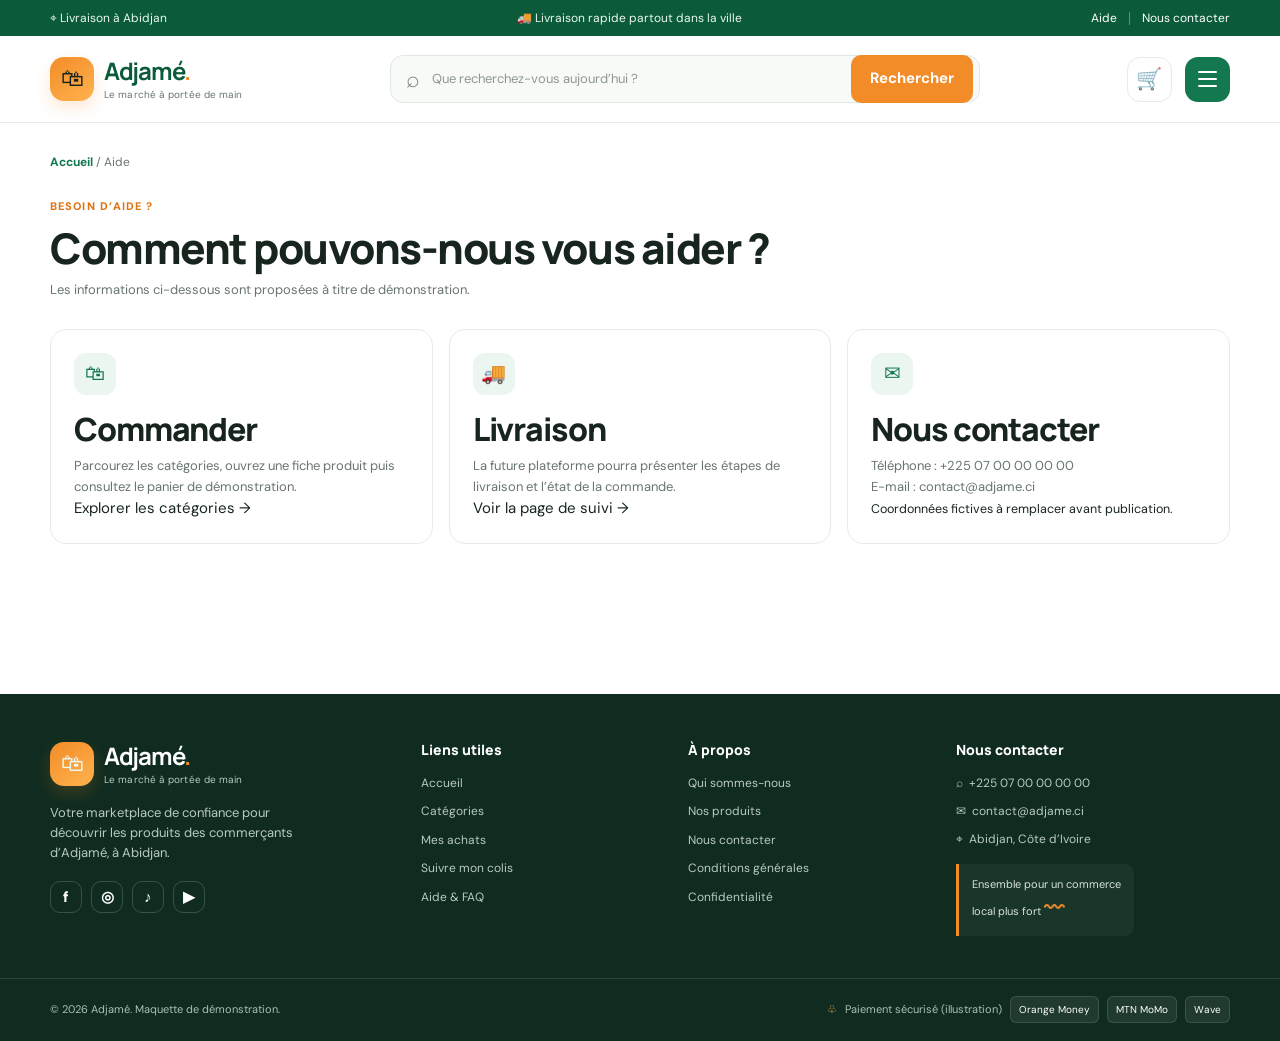
<file: aide.html>
<!DOCTYPE html><html lang="fr"><head><meta charset="UTF-8"><meta name="viewport" content="width=device-width,initial-scale=1"><title>Aide — Adjamé</title><link rel="stylesheet" href="styles.css"></head><body><div id="siteHeader"></div><main class="container page-main"><div class="breadcrumbs"><a href="index.html">Accueil</a> / Aide</div><div class="page-title-row"><div><span class="eyebrow">BESOIN D’AIDE ?</span><h1>Comment pouvons-nous vous aider ?</h1><p>Les informations ci-dessous sont proposées à titre de démonstration.</p></div></div><div class="help-grid"><article class="help-card"><span>🛍</span><h2>Commander</h2><p>Parcourez les catégories, ouvrez une fiche produit puis consultez le panier de démonstration.</p><a href="categories.html">Explorer les catégories →</a></article><article class="help-card"><span>🚚</span><h2>Livraison</h2><p>La future plateforme pourra présenter les étapes de livraison et l’état de la commande.</p><a href="suivi.html">Voir la page de suivi →</a></article><article class="help-card" id="contact"><span>✉</span><h2>Nous contacter</h2><p>Téléphone : +225 07 00 00 00 00<br>E-mail : contact@adjame.ci</p><small>Coordonnées fictives à remplacer avant publication.</small></article></div></main><div id="siteFooter"></div><script src="app.js"></script></body></html>
</file>
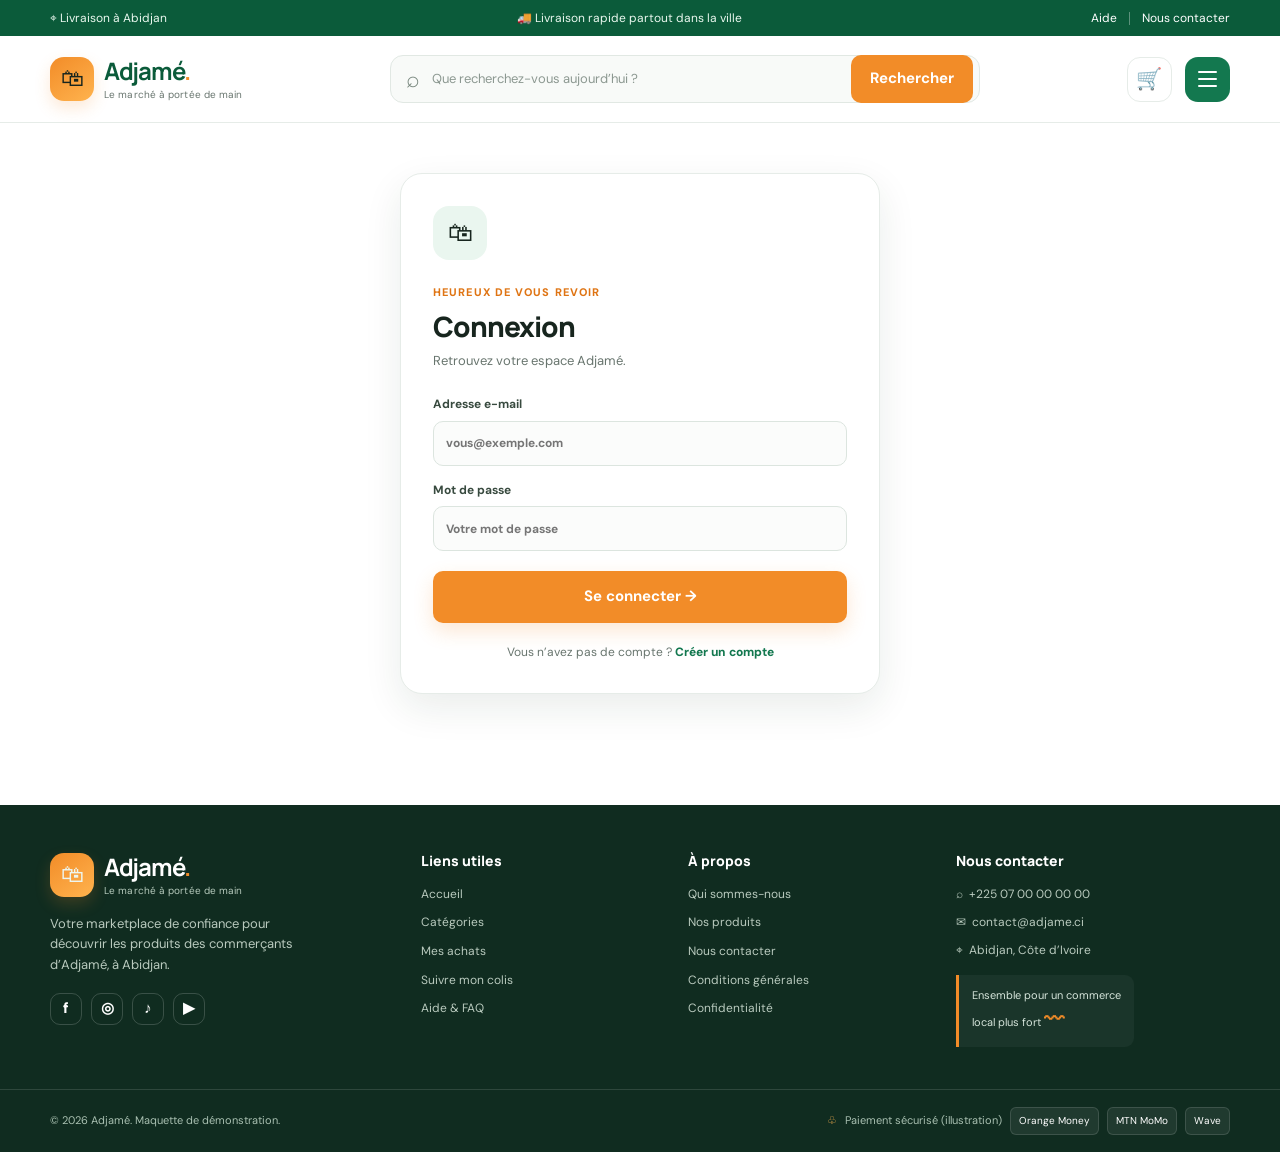
<file: connexion.html>
<!DOCTYPE html><html lang="fr"><head><meta charset="UTF-8"><meta name="viewport" content="width=device-width,initial-scale=1"><title>Connexion — Adjamé</title><link rel="stylesheet" href="styles.css"></head><body><div id="siteHeader"></div><main class="container page-main auth-wrap"><div class="auth-card"><div class="auth-mark">🛍</div><span class="eyebrow">HEUREUX DE VOUS REVOIR</span><h1>Connexion</h1><p class="auth-intro">Retrouvez votre espace Adjamé.</p><form class="demo-form" onsubmit="event.preventDefault();document.getElementById('demoMessage').hidden=false"><label>Adresse e-mail<input type="email" placeholder="vous@exemple.com" required></label><label>Mot de passe<input type="password" placeholder="Votre mot de passe" required></label><button class="primary-button" type="submit">Se connecter →</button><p id="demoMessage" class="form-message" hidden>Démo uniquement : aucune connexion n’a été effectuée.</p></form><p class="auth-switch">Vous n’avez pas de compte ? <a href="inscription.html">Créer un compte</a></p></div></main><div id="siteFooter"></div><script src="app.js"></script></body></html>
</file>
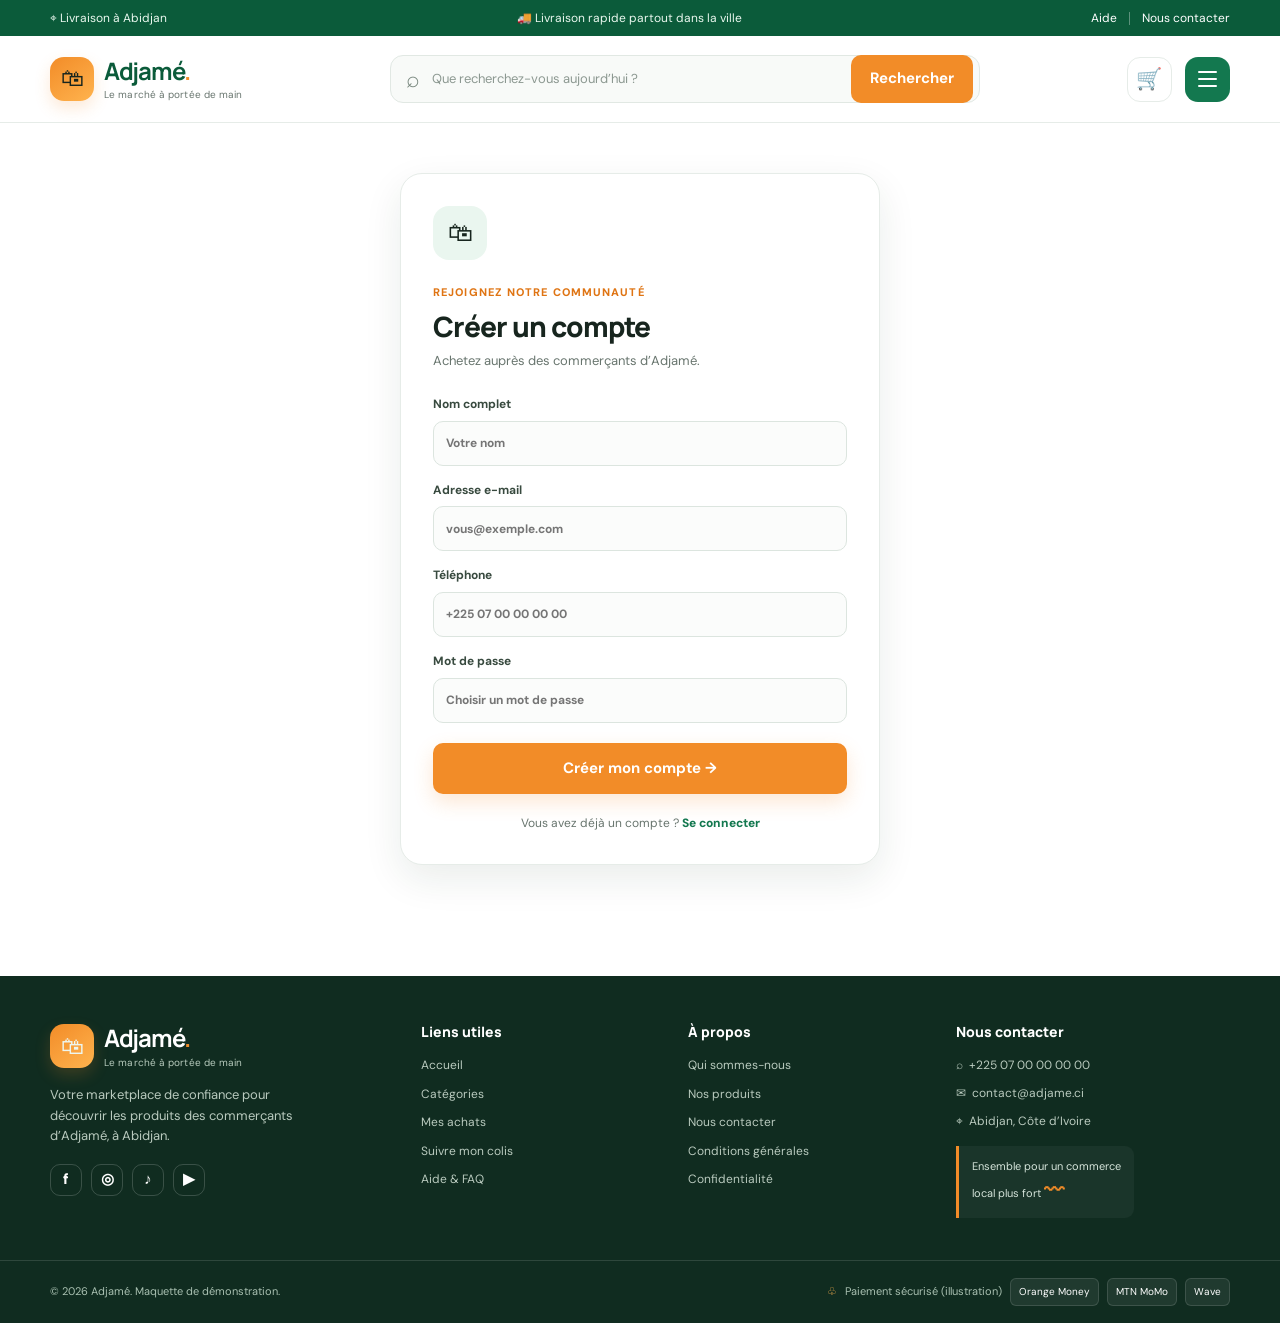
<file: inscription.html>
<!DOCTYPE html><html lang="fr"><head><meta charset="UTF-8"><meta name="viewport" content="width=device-width,initial-scale=1"><title>Inscription — Adjamé</title><link rel="stylesheet" href="styles.css"></head><body><div id="siteHeader"></div><main class="container page-main auth-wrap"><div class="auth-card"><div class="auth-mark">🛍</div><span class="eyebrow">REJOIGNEZ NOTRE COMMUNAUTÉ</span><h1>Créer un compte</h1><p class="auth-intro">Achetez auprès des commerçants d’Adjamé.</p><form class="demo-form" onsubmit="event.preventDefault();document.getElementById('demoMessage').hidden=false"><label>Nom complet<input placeholder="Votre nom" required></label><label>Adresse e-mail<input type="email" placeholder="vous@exemple.com" required></label><label>Téléphone<input type="tel" placeholder="+225 07 00 00 00 00" required></label><label>Mot de passe<input type="password" placeholder="Choisir un mot de passe" required></label><button class="primary-button" type="submit">Créer mon compte →</button><p id="demoMessage" class="form-message" hidden>Démo uniquement : aucun compte n’a été créé.</p></form><p class="auth-switch">Vous avez déjà un compte ? <a href="connexion.html">Se connecter</a></p></div></main><div id="siteFooter"></div><script src="app.js"></script></body></html>
</file>
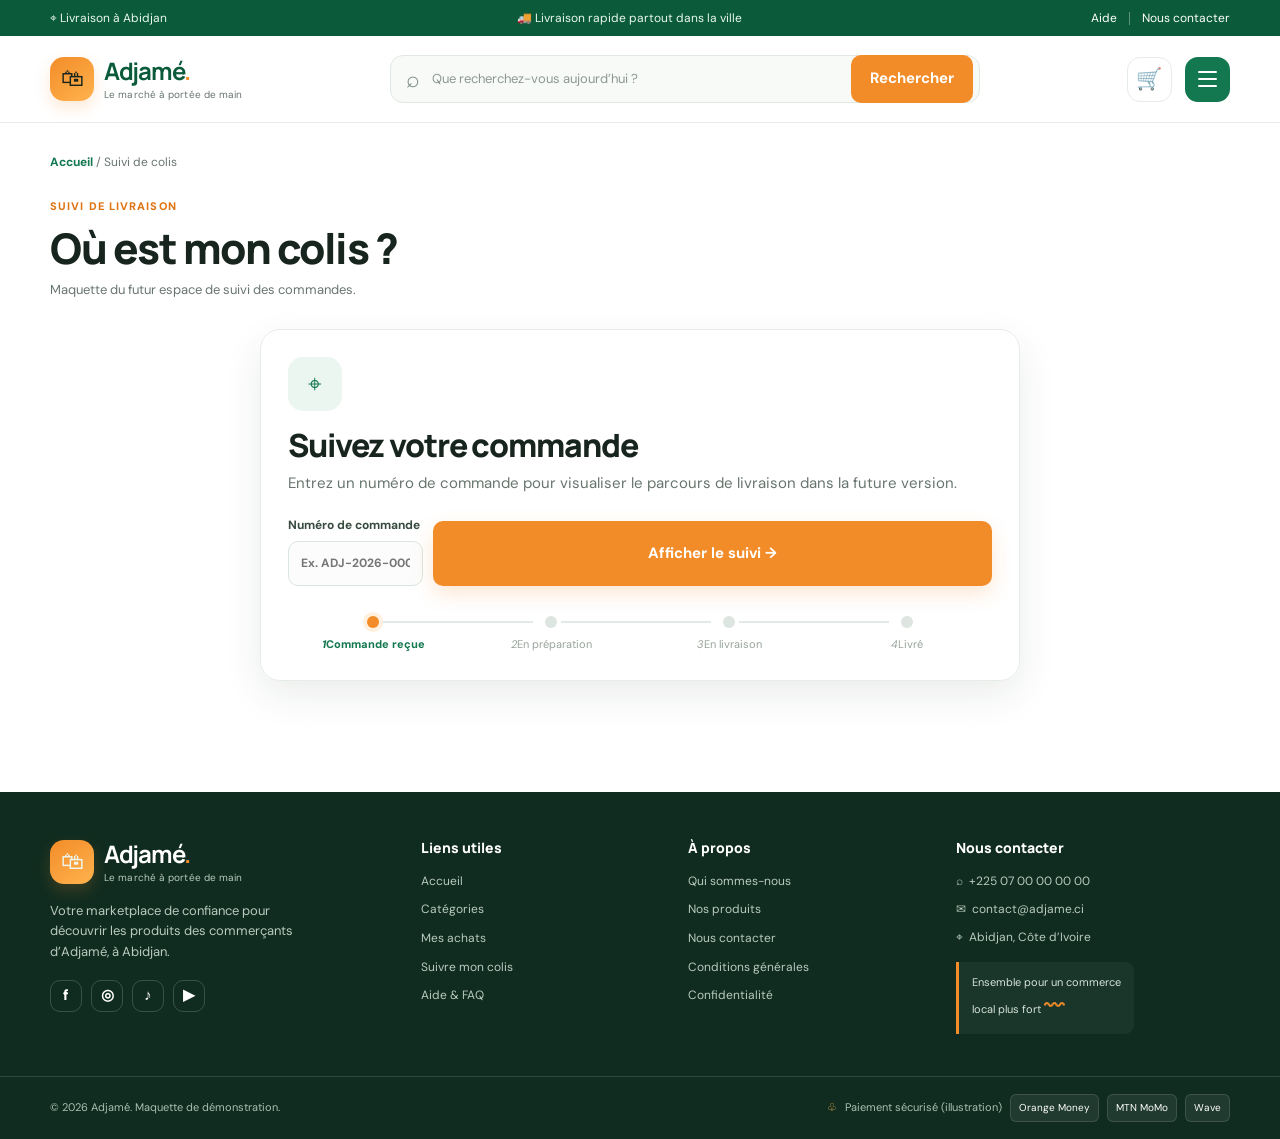
<file: suivi.html>
<!DOCTYPE html><html lang="fr"><head><meta charset="UTF-8"><meta name="viewport" content="width=device-width,initial-scale=1"><title>Suivre mon colis — Adjamé</title><link rel="stylesheet" href="styles.css"></head><body><div id="siteHeader"></div><main class="container page-main"><div class="breadcrumbs"><a href="index.html">Accueil</a> / Suivi de colis</div><div class="page-title-row"><div><span class="eyebrow">SUIVI DE LIVRAISON</span><h1>Où est mon colis ?</h1><p>Maquette du futur espace de suivi des commandes.</p></div></div><div class="tracking-card"><div class="tracking-icon">⌖</div><h2>Suivez votre commande</h2><p>Entrez un numéro de commande pour visualiser le parcours de livraison dans la future version.</p><form class="demo-form tracking-form" onsubmit="event.preventDefault();document.getElementById('trackMessage').hidden=false"><label>Numéro de commande<input placeholder="Ex. ADJ-2026-0001" required></label><button class="primary-button" type="submit">Afficher le suivi →</button><p id="trackMessage" class="form-message" hidden>Démo uniquement : le suivi réel n’est pas connecté.</p></form><div class="tracking-steps"><div class="tracking-step active"><i>1</i><span>Commande reçue</span></div><div class="tracking-step"><i>2</i><span>En préparation</span></div><div class="tracking-step"><i>3</i><span>En livraison</span></div><div class="tracking-step"><i>4</i><span>Livré</span></div></div></div></main><div id="siteFooter"></div><script src="app.js"></script></body></html>
</file>
<file: styles.css>
@import url('https://fonts.googleapis.com/css2?family=DM+Sans:wght@400;500;600;700&family=Manrope:wght@400;500;600;700;800&display=swap');
:root{--green:#13784f;--green-dark:#0b5b3a;--green-soft:#eaf6ef;--orange:#f28c28;--orange-dark:#df7413;--ink:#17251e;--muted:#68756e;--line:#e6ece8;--paper:#fff;--wash:#f6f8f6;--shadow:0 14px 38px rgba(20,55,37,.09);--radius:18px}
*{box-sizing:border-box}html{scroll-behavior:smooth}body{margin:0;background:#fff;color:var(--ink);font-family:'DM Sans',Arial,sans-serif;font-size:15px;line-height:1.55;-webkit-font-smoothing:antialiased}img{display:block;max-width:100%}a{color:inherit;text-decoration:none}button,input,textarea,select{font:inherit}button{cursor:pointer}p{color:var(--muted);margin:.5rem 0 0}h1,h2,h3,h4{font-family:Manrope,'DM Sans',sans-serif;line-height:1.18;letter-spacing:-.035em;margin:0;font-weight:800}h1{font-size:clamp(2.2rem,4.6vw,4rem)}h2{font-size:clamp(1.55rem,2.5vw,2.15rem)}h3{font-size:1.08rem}.container{width:min(1180px,calc(100% - 44px));margin-inline:auto}.topbar{background:var(--green-dark);color:#eaf8ef;font-size:12px}.topbar-inner{min-height:36px;display:flex;align-items:center;justify-content:space-between;gap:18px}.topbar a{color:#fff}.top-links{display:flex;align-items:center;gap:12px}.top-links i{height:13px;width:1px;background:#ffffff55}.site-header{position:relative;background:#fff;border-bottom:1px solid var(--line);z-index:20}.header-inner{min-height:86px;display:flex;align-items:center;gap:30px}.brand{display:flex;align-items:center;gap:10px;flex-shrink:0}.brand-mark{width:44px;height:44px;display:grid;place-items:center;border-radius:14px;background:linear-gradient(145deg,var(--orange),#ffb34e);font-size:23px;box-shadow:0 7px 16px #f28c2830}.brand-copy{display:flex;flex-direction:column;line-height:1.1}.brand-copy strong{font-family:Manrope,sans-serif;font-size:24px;letter-spacing:-1.3px;color:var(--green-dark)}.brand-copy strong span{color:var(--orange)}.brand-copy small{font-size:10px;color:var(--muted);margin-top:5px;letter-spacing:.01em}.search{height:48px;display:flex;align-items:center;gap:10px;border:1px solid #e1e8e3;border-radius:13px;padding:5px 6px 5px 15px;background:#f8faf8;min-width:0}.header-inner>.search{flex:1;max-width:590px;margin-inline:auto}.search-glass{font-size:23px;color:#78877e;line-height:1}.search input{min-width:0;flex:1;border:0;outline:0;background:transparent;color:var(--ink);font-size:13px}.search input::placeholder{color:#8c9891}.search-button,.primary-button,.promo-button{border:0;border-radius:10px;background:var(--orange);color:#fff;font-weight:700;padding:12px 19px;white-space:nowrap;transition:.2s}.search-button:hover,.primary-button:hover,.promo-button:hover{background:var(--orange-dark);transform:translateY(-1px)}.header-actions{display:flex;align-items:center;gap:13px}.cart-icon{height:45px;min-width:45px;border:1px solid var(--line);border-radius:13px;display:grid;place-items:center;font-size:21px;position:relative;background:#fff}.cart-icon b{position:absolute;right:-5px;top:-6px;display:grid;place-items:center;background:var(--orange);color:#fff;border:2px solid #fff;border-radius:20px;min-width:19px;height:19px;font-size:10px}.menu-trigger{width:45px;height:45px;border:0;border-radius:13px;background:var(--green);display:flex;flex-direction:column;align-items:center;justify-content:center;gap:5px}.menu-trigger span{width:19px;height:2px;background:#fff;border-radius:3px}.mobile-search{display:none;padding-bottom:14px}.menu-panel{position:absolute;right:max(22px,calc((100% - 1180px)/2));top:calc(100% - 2px);width:285px;padding:13px;background:#fff;border:1px solid var(--line);border-radius:16px;box-shadow:0 22px 55px #142f2040;display:none;z-index:50}.menu-panel.open{display:flex;flex-direction:column;animation:menuIn .16s ease-out}.menu-panel-head{display:flex;justify-content:space-between;align-items:center;padding:8px 8px 12px;border-bottom:1px solid var(--line);margin-bottom:6px}.menu-panel-head strong{font-family:Manrope;font-size:17px}.menu-panel-head button{border:0;background:var(--wash);border-radius:8px;width:30px;height:30px;font-size:21px}.menu-panel>a{padding:11px 10px;border-radius:9px;font-weight:600;font-size:14px}.menu-panel>a:hover{background:var(--green-soft);color:var(--green-dark)}.menu-panel .menu-cta{background:var(--orange);color:white;text-align:center;margin-top:6px}.menu-panel .menu-cta:hover{background:var(--orange-dark);color:#fff}@keyframes menuIn{from{opacity:0;transform:translateY(-7px)}to{opacity:1;transform:translateY(0)}}
.hero{position:relative;min-height:470px;margin-top:25px;overflow:hidden;border-radius:25px;background:#174d36;isolation:isolate;display:flex;align-items:center;color:#fff;box-shadow:var(--shadow)}.hero-photo{position:absolute;inset:0;z-index:-2;background-image:url('https://images.unsplash.com/photo-1542838132-92c53300491e?auto=format&fit=crop&w=1800&q=90');background-size:cover;background-position:center 48%;transform:scale(1.01)}.hero-shade{position:absolute;inset:0;z-index:-1;background:linear-gradient(90deg,rgba(7,54,34,.96) 0%,rgba(8,62,39,.86) 37%,rgba(10,61,40,.36) 70%,rgba(10,61,40,.1) 100%)}.hero-content{padding:55px 55px 62px;max-width:660px}.welcome-pill,.eyebrow,.promo-kicker{display:inline-flex;align-items:center;gap:7px;font-size:11px;font-weight:800;letter-spacing:.11em;text-transform:uppercase}.welcome-pill{padding:8px 12px;border-radius:30px;background:#ffffff20;border:1px solid #ffffff45;color:#fff;margin-bottom:22px;letter-spacing:.02em;text-transform:none;font-size:12px}.hero h1{color:#fff;max-width:590px}.hero h1 em{font-style:normal;color:#ffb44f}.hero-content p{color:#e4eee7;font-size:16px;max-width:480px;margin:19px 0 25px}.primary-button{display:inline-flex;align-items:center;justify-content:center;gap:14px;padding:14px 20px;box-shadow:0 8px 20px #ef852833}.hero-note{position:absolute;right:30px;bottom:28px;padding:13px 16px;border-radius:13px;background:#fff;color:var(--green-dark);font-weight:700;font-size:13px;box-shadow:var(--shadow)}.hero-note span{display:inline-block;width:22px;height:3px;background:var(--orange);margin-left:5px;vertical-align:middle}.hero-dots{position:absolute;left:55px;bottom:25px;display:flex;gap:6px}.hero-dots>*{display:block;width:7px;height:7px;border-radius:9px;background:#ffffff80}.hero-dots b{width:23px;background:var(--orange)}.benefits{display:grid;grid-template-columns:repeat(4,1fr);gap:14px;margin-top:22px}.benefit-card{display:flex;align-items:center;gap:12px;border:1px solid var(--line);border-radius:15px;padding:17px;background:#fff}.benefit-icon{width:38px;height:38px;display:grid;place-items:center;border-radius:12px;font-size:20px;font-weight:800;flex-shrink:0}.benefit-icon.green{color:var(--green);background:var(--green-soft)}.benefit-icon.orange{color:#d87413;background:#fff1df}.benefit-card h3{font-size:13px;letter-spacing:-.02em}.benefit-card p{font-size:11px;margin-top:4px}.section{padding-top:62px;padding-bottom:8px}.section-heading,.page-title-row{display:flex;align-items:flex-end;justify-content:space-between;gap:20px;margin-bottom:23px}.heading-title{display:flex;gap:13px;align-items:flex-start}.heading-accent{width:5px;height:40px;border-radius:5px;background:var(--orange);flex-shrink:0}.section-heading p,.page-title-row p{font-size:13px;margin-top:7px}.text-link{font-size:13px;color:var(--green);font-weight:800;white-space:nowrap}.text-link:hover{color:var(--orange-dark)}.category-grid{display:grid;grid-template-columns:repeat(4,minmax(0,1fr));gap:17px}.category-card{display:flex;flex-direction:column;overflow:hidden;border:1px solid var(--line);border-radius:17px;background:#fff;transition:transform .2s,box-shadow .2s}.category-card:hover,.product-card:hover{transform:translateY(-4px);box-shadow:var(--shadow)}.category-card>img{width:100%;height:155px;object-fit:cover;background:var(--green-soft)}.category-copy{display:flex;align-items:center;justify-content:space-between;gap:8px;padding:15px}.category-copy h3{font-size:15px}.category-copy p{font-size:11px;line-height:1.45;margin-top:5px}.round-arrow{width:31px;height:31px;display:grid;place-items:center;flex-shrink:0;border-radius:50%;background:var(--green-soft);color:var(--green);font-size:16px}.category-card:hover .round-arrow{background:var(--orange);color:#fff}.promo-banner{display:grid;grid-template-columns:1fr .8fr;min-height:275px;margin-top:62px;overflow:hidden;border-radius:22px;background:#fff2e1}.promo-copy{padding:36px 40px;align-self:center}.promo-kicker{color:var(--orange-dark);font-size:10px}.promo-copy h2{font-size:clamp(1.5rem,2.5vw,2.2rem);margin-top:13px}.promo-copy p{max-width:440px;font-size:13px;margin:11px 0 20px}.promo-button{display:inline-flex;padding:12px 16px}.promo-products{min-height:240px;overflow:hidden;clip-path:polygon(12% 0,100% 0,100% 100%,0 100%)}.promo-products img{width:100%;height:100%;min-height:275px;object-fit:cover}.product-grid{display:grid;grid-template-columns:repeat(4,minmax(0,1fr));gap:17px}.product-card{min-width:0;border:1px solid var(--line);border-radius:16px;overflow:hidden;background:#fff;transition:transform .2s,box-shadow .2s}.product-image{height:190px;position:relative;background:var(--wash);overflow:hidden}.product-image img{width:100%;height:100%;object-fit:cover;transition:transform .4s}.product-card:hover .product-image img{transform:scale(1.04)}.product-tag{position:absolute;top:11px;left:11px;border-radius:20px;padding:5px 9px;background:#fff;color:var(--green);font-size:10px;font-weight:800}.heart{position:absolute;right:10px;top:10px;width:30px;height:30px;border-radius:50%;display:grid;place-items:center;background:#fff;font-size:18px;color:#66756c}.product-info{padding:13px 14px 15px}.product-info h3{font-size:13px;line-height:1.4;min-height:36px}.product-info strong{display:block;color:var(--green-dark);font-size:15px;margin-top:7px}.product-info p{font-size:11px;margin-top:4px}.site-footer{margin-top:76px;background:#102c20;color:#edf6ef}.footer-main{display:grid;grid-template-columns:1.45fr 1fr 1fr 1.2fr;gap:40px;padding-top:48px;padding-bottom:42px}.footer-logo .brand-copy strong{color:#fff}.footer-logo .brand-copy small{color:#b7cbbd}.footer-brand>p{max-width:270px;color:#b9cabe;font-size:13px;margin-top:17px}.socials{display:flex;gap:9px;margin-top:18px}.socials span{width:32px;height:32px;display:grid;place-items:center;border:1px solid #ffffff2c;border-radius:10px;color:#fff;font-weight:800}.footer-column{display:flex;flex-direction:column;align-items:flex-start;gap:10px}.footer-column h3{font-size:14px;color:#fff;margin-bottom:5px;letter-spacing:0}.footer-column>a,.footer-column p{color:#b9cabe;font-size:12px;margin:0}.footer-column>a:hover{color:#ffb44f}.contact-column p{line-height:1.5}.footer-note{margin-top:6px;padding:12px 13px;border-left:3px solid var(--orange);background:#ffffff0b;border-radius:0 9px 9px 0;color:#d6e5db;font-size:11px}.footer-note b{color:var(--orange);font-size:20px}.footer-bottom{border-top:1px solid #ffffff20}.footer-bottom-inner{min-height:62px;display:flex;align-items:center;justify-content:space-between;gap:20px;color:#a9c0b1;font-size:11px}.payment-note{display:flex;align-items:center;gap:8px;flex-wrap:wrap}.lock{color:#ffb44f}.payment-pill{padding:5px 8px;background:#ffffff12;border:1px solid #ffffff20;border-radius:6px;color:#fff;font-size:10px}
.page-main{min-height:55vh;padding-top:30px;padding-bottom:35px}.breadcrumbs{font-size:12px;color:var(--muted);margin-bottom:22px}.breadcrumbs a{color:var(--green);font-weight:700}.page-title-row{align-items:center;margin-bottom:28px}.page-title-row h1{font-size:clamp(1.8rem,3.3vw,2.7rem)}.eyebrow{color:var(--orange-dark);margin-bottom:9px;letter-spacing:.1em}.category-grid-large{grid-template-columns:repeat(4,minmax(0,1fr))}.category-grid-large .category-card>img{height:190px}.notice{padding:13px 16px;border-radius:12px;background:#fff7e9;border:1px solid #ffe2b9;color:#79511d;font-size:12px;margin-top:24px}.search.results-search,.results-search{max-width:620px;margin-bottom:22px}.catalog-layout{display:grid;grid-template-columns:230px 1fr;gap:25px}.filter-panel{border:1px solid var(--line);border-radius:15px;padding:18px;height:max-content;background:#fff}.filter-panel h3{margin-bottom:12px}.filter-panel label{display:block;font-size:13px;margin:11px 0;color:var(--muted)}.catalog-content{min-width:0}.catalog-toolbar{display:flex;align-items:center;justify-content:space-between;gap:15px;margin-bottom:17px;font-size:12px;color:var(--muted)}.muted{color:var(--muted);font-size:12px}.empty-state{padding:45px 20px;text-align:center;border:1px dashed #cad7ce;border-radius:16px;background:var(--wash)}.empty-state h3{font-size:18px}.empty-state p{margin-bottom:18px}.product-detail{display:grid;grid-template-columns:1fr 1fr;gap:45px;align-items:start}.detail-image{border-radius:22px;overflow:hidden;background:var(--wash);border:1px solid var(--line)}.detail-image img{width:100%;height:450px;object-fit:cover}.detail-copy{padding:14px 0}.detail-copy h1{font-size:clamp(1.9rem,3.2vw,2.8rem)}.detail-price{font-family:Manrope,sans-serif;font-size:27px;color:var(--green-dark);font-weight:800;margin:18px 0}.seller-chip{display:inline-flex;padding:7px 10px;background:var(--green-soft);color:var(--green);border-radius:30px;font-size:11px;font-weight:700;margin-top:17px}.detail-actions{display:flex;gap:10px;flex-wrap:wrap;margin-top:24px}.outline-button,.continue-link{display:inline-flex;align-items:center;justify-content:center;border:1px solid #d9e3dc;border-radius:10px;padding:12px 16px;color:var(--green);font-weight:700;background:#fff;font-size:13px}.detail-points{display:grid;gap:12px;margin-top:25px;padding-top:22px;border-top:1px solid var(--line);font-size:13px}.cart-layout{display:grid;grid-template-columns:1fr 330px;gap:25px;align-items:start}.cart-items{display:grid;gap:13px}.cart-item{display:flex;align-items:center;gap:15px;padding:15px;border:1px solid var(--line);border-radius:15px}.cart-item img{width:86px;height:86px;object-fit:cover;border-radius:11px;background:var(--wash)}.cart-item-info{flex:1}.cart-item-info h3{font-size:14px}.cart-item-info strong{display:block;color:var(--green-dark);margin-top:6px}.quantity-pill{display:inline-flex;padding:5px 10px;border-radius:8px;background:var(--wash);font-size:12px;margin-top:7px}.summary-card{padding:22px;border:1px solid var(--line);border-radius:16px;box-shadow:0 8px 25px #123d2510}.summary-card h3{font-size:18px;margin-bottom:18px}.summary-row{display:flex;justify-content:space-between;gap:12px;margin:12px 0;color:var(--muted);font-size:13px}.summary-total{border-top:1px solid var(--line);padding-top:16px;margin-top:17px;display:flex;justify-content:space-between;font-weight:800}.summary-total strong{color:var(--green-dark)}.summary-card .primary-button{width:100%;margin-top:20px}.disabled-look{opacity:.55;cursor:not-allowed}.continue-link{margin-top:15px}.auth-wrap{max-width:480px;margin:20px auto 35px}.auth-card{padding:32px;border:1px solid var(--line);border-radius:22px;box-shadow:var(--shadow);background:#fff}.auth-mark{width:54px;height:54px;display:grid;place-items:center;border-radius:16px;background:var(--green-soft);font-size:25px;margin-bottom:20px}.auth-card h1{font-size:28px}.auth-intro{font-size:13px;margin-bottom:24px}.demo-form{display:grid;gap:15px}.demo-form label{display:grid;gap:7px;font-size:12px;font-weight:700;color:#384a3f}.demo-form input,.demo-form textarea,.demo-form select,.tracking-form input{width:100%;min-height:45px;border:1px solid #dce5df;border-radius:10px;padding:11px 12px;background:#fbfcfb;outline:none}.demo-form input:focus,.demo-form textarea:focus,.demo-form select:focus,.tracking-form input:focus{border-color:var(--green);box-shadow:0 0 0 3px #13784f18}.demo-form .primary-button{width:100%;margin-top:5px}.form-message{padding:12px;border-radius:9px;background:var(--green-soft);color:var(--green-dark);font-size:12px;margin-top:12px}.auth-switch{text-align:center;font-size:12px;margin-top:20px}.auth-switch a{color:var(--green);font-weight:800}.account-tabs{display:flex;gap:8px;flex-wrap:wrap;margin-bottom:22px}.account-tabs a{padding:9px 13px;border:1px solid var(--line);border-radius:9px;color:var(--muted);font-size:12px;font-weight:700}.account-tabs .active{background:var(--green);color:#fff;border-color:var(--green)}.order-card{border:1px solid var(--line);border-radius:16px;padding:20px;margin-bottom:14px}.order-top,.order-bottom{display:flex;align-items:center;justify-content:space-between;gap:12px;flex-wrap:wrap}.order-top h3{font-size:15px}.status-pill{padding:5px 9px;background:#fff0db;color:#a85d0b;border-radius:20px;font-size:10px;font-weight:800}.order-line{display:flex;align-items:center;gap:14px;margin:16px 0}.order-line img{width:60px;height:60px;object-fit:cover;border-radius:9px}.order-bottom{border-top:1px solid var(--line);padding-top:13px;font-size:12px}.tracking-card{max-width:760px;margin:0 auto;padding:27px;border:1px solid var(--line);border-radius:20px;box-shadow:var(--shadow)}.tracking-icon{width:54px;height:54px;display:grid;place-items:center;background:var(--green-soft);color:var(--green);font-size:24px;border-radius:15px;margin-bottom:16px}.tracking-form{display:flex;gap:10px;margin-top:20px}.tracking-form input{flex:1;min-width:0}.tracking-steps{display:grid;grid-template-columns:repeat(4,1fr);gap:8px;margin-top:30px}.tracking-step{position:relative;text-align:center;padding-top:20px;color:#97a49b;font-size:11px}.tracking-step:before{content:'';position:absolute;top:0;left:50%;width:12px;height:12px;border-radius:50%;background:#dce5df;transform:translateX(-50%)}.tracking-step:after{content:'';position:absolute;top:5px;left:calc(50% + 10px);width:calc(100% - 20px);height:2px;background:#e3e9e5}.tracking-step:last-child:after{display:none}.tracking-step.active{color:var(--green);font-weight:800}.tracking-step.active:before{background:var(--orange);box-shadow:0 0 0 4px #fff0df}.help-grid{display:grid;grid-template-columns:repeat(3,1fr);gap:16px}.help-card{padding:23px;border:1px solid var(--line);border-radius:16px;background:#fff}.help-card>span{width:42px;height:42px;display:grid;place-items:center;border-radius:12px;background:var(--green-soft);color:var(--green);font-size:20px;margin-bottom:16px}.help-card h3{font-size:16px}.help-card p{font-size:13px}.hidden,[hidden]{display:none!important}
@media(max-width:900px){.header-inner{gap:15px}.header-inner>.search{max-width:none}.top-center{display:none}.benefits{grid-template-columns:repeat(2,1fr)}.category-grid,.category-grid-large{grid-template-columns:repeat(2,minmax(0,1fr))}.category-card>img{height:180px}.product-grid{grid-template-columns:repeat(3,minmax(0,1fr))}.footer-main{grid-template-columns:repeat(2,1fr);gap:30px}.catalog-layout{grid-template-columns:190px 1fr}.product-image{height:170px}.cart-layout{grid-template-columns:1fr 290px}.hero{min-height:430px}.hero-content{padding:45px}}
@media(max-width:640px){.container{width:calc(100% - 28px)}.topbar-inner{min-height:32px;font-size:10px}.top-links{gap:7px}.header-inner{min-height:72px;gap:10px}.brand-mark{width:38px;height:38px;border-radius:12px;font-size:20px}.brand-copy strong{font-size:21px}.brand-copy small{font-size:9px}.header-inner>.search{display:none}.header-actions{margin-left:auto;gap:8px}.cart-icon,.menu-trigger{height:41px;min-width:41px;width:41px;border-radius:12px}.mobile-search{display:block}.mobile-search .search{height:42px}.mobile-search .search input{font-size:12px}.mobile-search-btn{width:32px;height:31px;border:0;border-radius:8px;background:var(--orange);color:#fff;font-size:19px}.menu-panel{right:14px;top:calc(100% - 1px);width:min(300px,calc(100vw - 28px))}.hero{margin-top:15px;min-height:490px;border-radius:20px;align-items:flex-end}.hero-photo{background-position:58% center}.hero-shade{background:linear-gradient(0deg,rgba(6,48,30,.97) 0%,rgba(7,54,34,.87) 47%,rgba(8,62,39,.3) 100%)}.hero-content{padding:35px 24px 65px}.hero h1{font-size:clamp(2rem,9vw,3rem)}.hero-content p{font-size:13px;max-width:350px}.welcome-pill{margin-bottom:16px}.hero-note{right:16px;bottom:15px;padding:9px 11px;font-size:10px}.hero-dots{left:24px;bottom:22px}.benefits{gap:9px;margin-top:13px}.benefit-card{padding:12px 10px;gap:9px;border-radius:12px}.benefit-icon{width:31px;height:31px;border-radius:9px;font-size:16px}.benefit-card h3{font-size:11px}.benefit-card p{font-size:9px}.section{padding-top:42px}.section-heading,.page-title-row{align-items:flex-start;margin-bottom:18px;gap:10px}.section-heading h2{font-size:21px}.section-heading p,.page-title-row p{font-size:11px}.text-link{font-size:11px;white-space:normal;text-align:right}.heading-accent{height:34px}.category-grid,.category-grid-large{gap:11px}.category-card>img{height:120px}.category-copy{padding:11px;gap:6px}.category-copy h3{font-size:12px}.category-copy p{font-size:10px}.round-arrow{width:26px;height:26px;font-size:13px}.promo-banner{grid-template-columns:1fr;margin-top:42px;border-radius:17px}.promo-copy{padding:25px 23px}.promo-copy h2{font-size:24px}.promo-products{min-height:155px;clip-path:none}.promo-products img{min-height:155px;height:155px}.product-grid{grid-template-columns:repeat(2,minmax(0,1fr));gap:11px}.product-image{height:145px}.product-info{padding:11px}.product-info h3{font-size:12px;min-height:33px}.product-info strong{font-size:13px}.product-info p{font-size:10px}.footer-main{grid-template-columns:1fr 1fr;gap:27px 18px;padding-top:35px;padding-bottom:30px}.footer-brand{grid-column:1/-1}.footer-brand>p{max-width:330px}.footer-column h3{font-size:12px}.footer-column>a,.footer-column p{font-size:11px}.footer-bottom-inner{padding-top:15px;padding-bottom:15px;align-items:flex-start;flex-direction:column;gap:10px}.payment-note{gap:6px}.page-main{padding-top:22px}.page-title-row h1{font-size:27px}.catalog-layout{grid-template-columns:1fr}.filter-panel{display:none}.catalog-toolbar{font-size:11px}.product-detail{grid-template-columns:1fr;gap:20px}.detail-image img{height:310px}.detail-copy h1{font-size:28px}.detail-price{font-size:24px;margin:13px 0}.cart-layout{grid-template-columns:1fr}.cart-item{padding:11px;gap:10px}.cart-item img{width:66px;height:66px}.cart-item-info h3{font-size:12px}.summary-card{padding:18px}.auth-wrap{margin-top:5px}.auth-card{padding:24px 19px;border-radius:17px}.auth-card h1{font-size:25px}.tracking-card{padding:20px 15px}.tracking-form{flex-direction:column}.tracking-steps{grid-template-columns:repeat(2,1fr);row-gap:22px}.tracking-step:after{display:none}.help-grid{grid-template-columns:1fr}.category-grid-large .category-card>img{height:145px}}
@media(prefers-reduced-motion:reduce){*,*::before,*::after{scroll-behavior:auto!important;transition:none!important;animation:none!important}}
</file>
